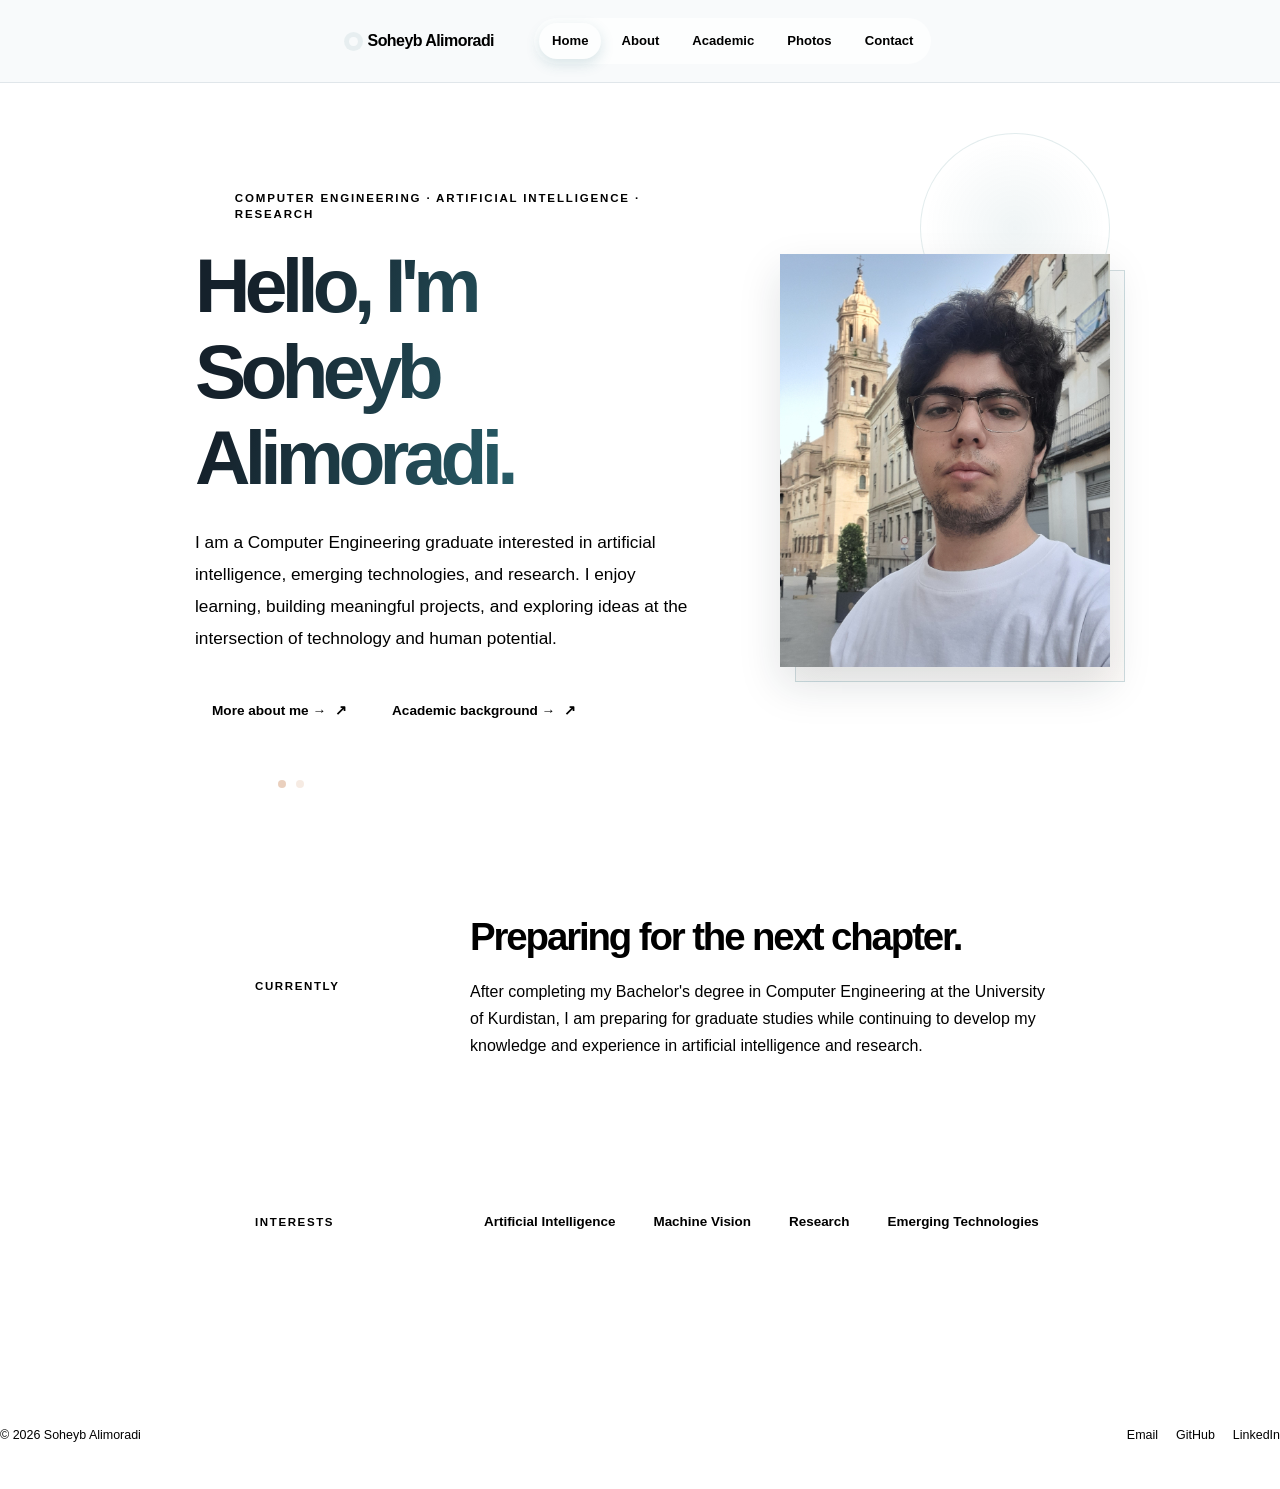
<file: index.html>
<!DOCTYPE html>
<html lang="en">
<head>
    <meta charset="UTF-8">
    <meta name="viewport" content="width=device-width, initial-scale=1.0">

    <title>Soheyb Alimoradi</title>

    <meta
        name="description"
        content="Personal website of Soheyb Alimoradi, a Computer Engineering graduate interested in artificial intelligence and research."
    >

    <link rel="icon" type="image/svg+xml" href="favicon.svg">
    <link rel="stylesheet" href="style.css">
</head>

<body>

    <!-- Header -->
    <header class="site-header">
        <div class="container header-inner">

            <a href="index.html" class="site-name">
                Soheyb Alimoradi
            </a>

            <nav class="site-nav" aria-label="Main navigation">
                <a href="index.html" class="active">Home</a>
                <a href="about.html">About</a>
                <a href="academic.html">Academic</a>
                <a href="photos.html">Photos</a>
                <a href="contact.html">Contact</a>
            </nav>

        </div>
    </header>


    <!-- Main content -->
    <main class="container">

        <section class="home-intro">

            <div class="home-text">
                <p class="eyebrow">
                    Computer Engineering · Artificial Intelligence · Research
                </p>

                <h1>
                    Hello, I'm<br>
                    Soheyb Alimoradi.
                </h1>

                <p class="home-description">
                    I am a Computer Engineering graduate interested in artificial
                    intelligence, emerging technologies, and research. I enjoy
                    learning, building meaningful projects, and exploring ideas
                    at the intersection of technology and human potential.
                </p>

                <div class="home-links">
                    <a href="about.html" class="text-link">
                        More about me →
                    </a>

                    <a href="academic.html" class="text-link">
                        Academic background →
                    </a>
                </div>
            </div>


            <!-- Personal photo -->
            <div class="home-photo">
                <img
                    src="photos/Jaén 20.jpg"
                    alt="Soheyb Alimoradi in Jaén, Spain"
                >
            </div>

        </section>


        <!-- Current focus -->
        <section class="home-section">
            <p class="section-label">Currently</p>

            <div class="home-section-content">
                <h2>Preparing for the next chapter.</h2>

                <p>
                    After completing my Bachelor's degree in Computer Engineering
                    at the University of Kurdistan, I am preparing for graduate
                    studies while continuing to develop my knowledge and experience
                    in artificial intelligence and research.
                </p>
            </div>
        </section>


        <!-- Interests -->
        <section class="home-section">
            <p class="section-label">Interests</p>

            <div class="interest-list">
                <span>Artificial Intelligence</span>
                <span>Machine Vision</span>
                <span>Research</span>
                <span>Emerging Technologies</span>
            </div>
        </section>

    </main>


    <!-- Footer -->
    <footer class="site-footer">
        <div class="container footer-inner">

            <p>© 2026 Soheyb Alimoradi</p>

            <div class="footer-links">
                <a href="mailto:20.so.al.21@gmail.com">Email</a>

                <a
                    href="https://github.com/soheybalimoradi"
                    target="_blank"
                    rel="noopener noreferrer"
                >
                    GitHub
                </a>

                <a
                    href="https://www.linkedin.com/in/soheyb-alimoradi-67b612417/"
                    target="_blank"
                    rel="noopener noreferrer"
                >
                    LinkedIn
                </a>
            </div>

        </div>
    </footer>

</body>
</html>
</file>
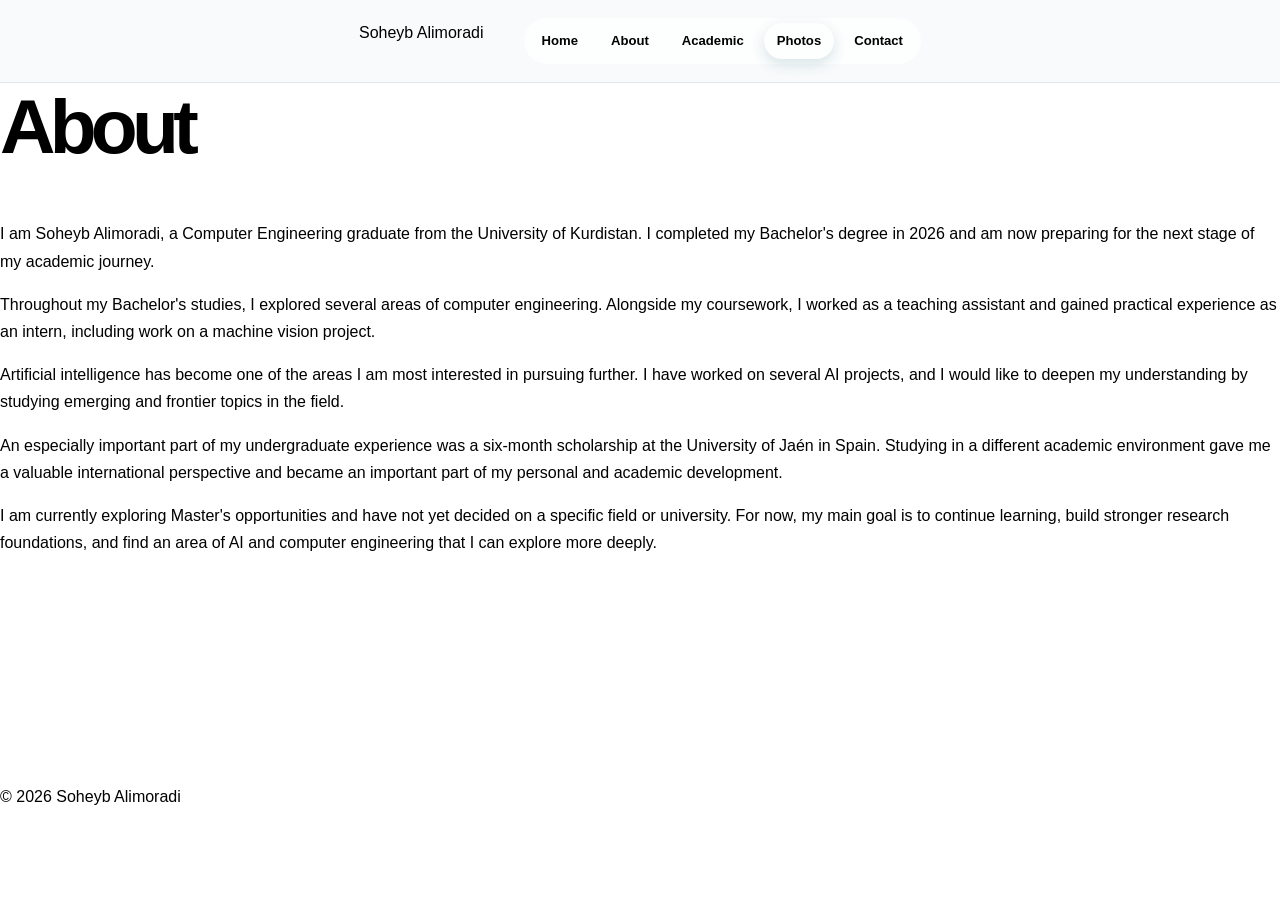
<file: about.html>
<!DOCTYPE html>
<html lang="en">
<head>
    <meta charset="UTF-8">
    <meta name="viewport" content="width=device-width, initial-scale=1.0">
    <title>About | Soheyb Alimoradi</title>
    <link rel="icon" type="image/svg+xml" href="favicon.svg">
    <meta name="description" content="About Soheyb Alimoradi, Computer Engineering graduate interested in artificial intelligence and academic research.">
    <link rel="stylesheet" href="style.css">
</head>
<body>
<header>
    <div class="container header-inner">
        <p class="name">Soheyb Alimoradi</p>
<nav>
    <a href="index.html">Home</a>
    <a href="about.html">About</a>
    <a href="academic.html">Academic</a>
    <a href="photos.html" class="active">Photos</a>
    <a href="contact.html">Contact</a>
</nav>
    </div>
</header>

<main>
    <div class="container">
        <div class="content">
            <h1>About</h1>

            <p>
                I am Soheyb Alimoradi, a Computer Engineering graduate from the
                University of Kurdistan. I completed my Bachelor's degree in 2026
                and am now preparing for the next stage of my academic journey.
            </p>

            <p>
                Throughout my Bachelor's studies, I explored several areas of
                computer engineering. Alongside my coursework, I worked as a
                teaching assistant and gained practical experience as an intern,
                including work on a machine vision project.
            </p>

            <p>
                Artificial intelligence has become one of the areas I am most
                interested in pursuing further. I have worked on several AI
                projects, and I would like to deepen my understanding by studying
                emerging and frontier topics in the field.
            </p>

            <p>
                An especially important part of my undergraduate experience was
                a six-month scholarship at the University of Jaén in Spain.
                Studying in a different academic environment gave me a valuable
                international perspective and became an important part of my
                personal and academic development.
            </p>

            <p>
                I am currently exploring Master's opportunities and have not yet
                decided on a specific field or university. For now, my main goal
                is to continue learning, build stronger research foundations,
                and find an area of AI and computer engineering that I can
                explore more deeply.
            </p>
        </div>

    </div>
</main>
<footer>
    <div class="container">
        © 2026 Soheyb Alimoradi
    </div>
</footer>

</body>
</html>
</file>
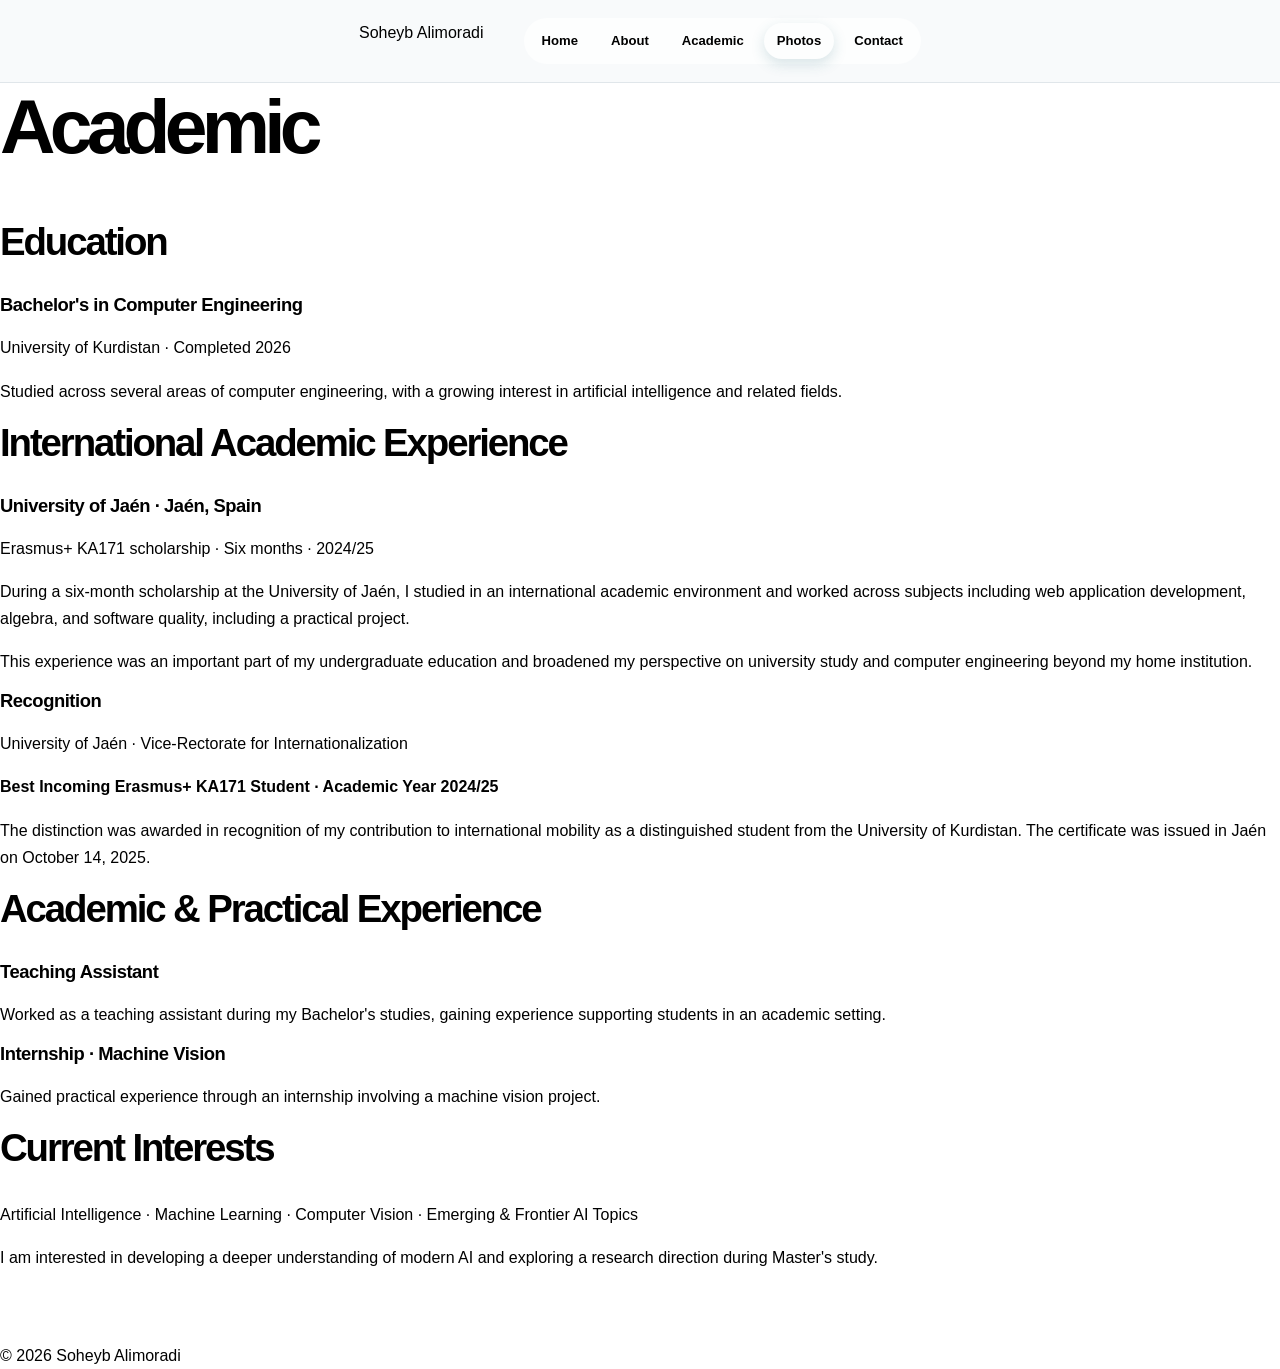
<file: academic.html>
<!DOCTYPE html>
<html lang="en">
<head>
    <meta charset="UTF-8">
    <meta name="viewport" content="width=device-width, initial-scale=1.0">
    <title>Academic | Soheyb Alimoradi</title>
    <link rel="icon" type="image/svg+xml" href="favicon.svg">
    <meta name="description" content="Academic background, international study experience, and interests of Soheyb Alimoradi.">
    <link rel="stylesheet" href="style.css">
</head>
<body>
<header>
    <div class="container header-inner">
        <p class="name">Soheyb Alimoradi</p>
<nav>
    <a href="index.html">Home</a>
    <a href="about.html">About</a>
    <a href="academic.html">Academic</a>
    <a href="photos.html" class="active">Photos</a>
    <a href="contact.html">Contact</a>
</nav>
    </div>
</header>

<main>
    <div class="container">
        <h1>Academic</h1>

        <section style="margin-top: 0;">
            <h2>Education</h2>
            <div class="item">
                <h3>Bachelor's in Computer Engineering</h3>
                <p class="meta">University of Kurdistan · Completed 2026</p>
                <p>
                    Studied across several areas of computer engineering, with
                    a growing interest in artificial intelligence and related
                    fields.
                </p>
            </div>
        </section>

        <section>
            <h2>International Academic Experience</h2>
            <div class="item">
                <h3>University of Jaén · Jaén, Spain</h3>
                <p class="meta">Erasmus+ KA171 scholarship · Six months · 2024/25</p>
                <p>
                    During a six-month scholarship at the University of Jaén,
                    I studied in an international academic environment and
                    worked across subjects including web application development,
                    algebra, and software quality, including a practical project.
                </p>
                <p>
                    This experience was an important part of my undergraduate
                    education and broadened my perspective on university study
                    and computer engineering beyond my home institution.
                </p>
            </div>

            <div class="highlight">
                <h3>Recognition</h3>
                <p class="meta">University of Jaén · Vice-Rectorate for Internationalization</p>
                <p>
                    <strong>Best Incoming Erasmus+ KA171 Student · Academic Year 2024/25</strong>
                </p>
                <p>
                    The distinction was awarded in recognition of my contribution
                    to international mobility as a distinguished student from
                    the University of Kurdistan. The certificate was issued in
                    Jaén on October 14, 2025.
                </p>
            </div>
        </section>

        <section>
            <h2>Academic &amp; Practical Experience</h2>
            <div class="item">
                <h3>Teaching Assistant</h3>
                <p>
                    Worked as a teaching assistant during my Bachelor's studies,
                    gaining experience supporting students in an academic setting.
                </p>
            </div>

            <div class="item">
                <h3>Internship · Machine Vision</h3>
                <p>
                    Gained practical experience through an internship involving
                    a machine vision project.
                </p>
            </div>
        </section>

        <section>
            <h2>Current Interests</h2>
            <p class="interests">
                Artificial Intelligence · Machine Learning · Computer Vision ·
                Emerging &amp; Frontier AI Topics
            </p>
            <p>
                I am interested in developing a deeper understanding of modern
                AI and exploring a research direction during Master's study.
            </p>
        </section>

    </div>
</main>
<footer>
    <div class="container">
        © 2026 Soheyb Alimoradi
    </div>
</footer>

</body>
</html>
</file>
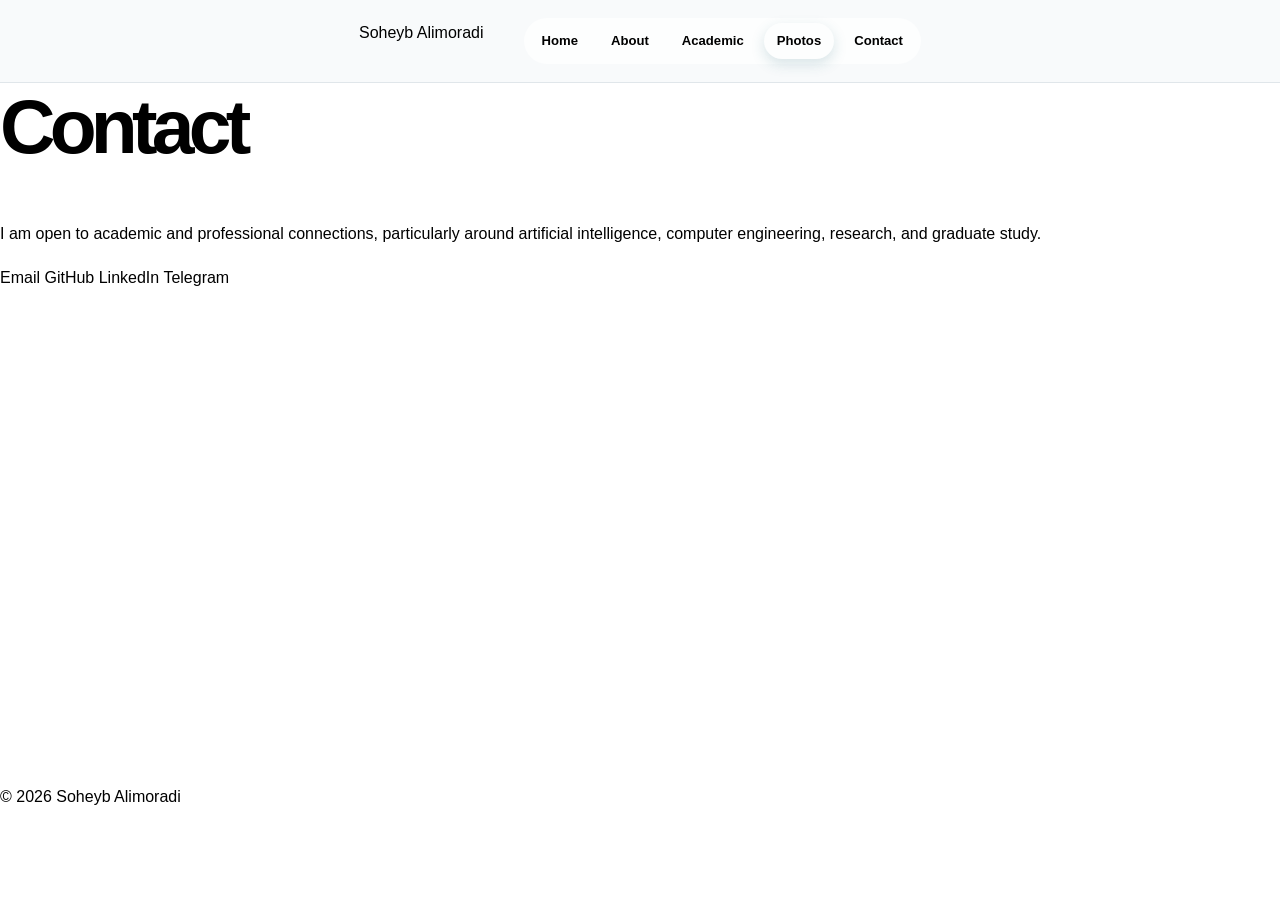
<file: contact.html>
<!DOCTYPE html>
<html lang="en">
<head>
    <meta charset="UTF-8">
    <meta name="viewport" content="width=device-width, initial-scale=1.0">
    <title>Contact | Soheyb Alimoradi</title>
    <link rel="icon" type="image/svg+xml" href="favicon.svg">
    <meta name="description" content="Contact information for Soheyb Alimoradi.">
    <link rel="stylesheet" href="style.css">
</head>
<body>
<header>
    <div class="container header-inner">
        <p class="name">Soheyb Alimoradi</p>
<nav>
    <a href="index.html">Home</a>
    <a href="about.html">About</a>
    <a href="academic.html">Academic</a>
    <a href="photos.html" class="active">Photos</a>
    <a href="contact.html">Contact</a>
</nav>
    </div>
</header>

<main>
    <div class="container">
       <div class="content">
    <h1>Contact</h1>
    <p>
        I am open to academic and professional connections, particularly
        around artificial intelligence, computer engineering, research,
        and graduate study.
    </p>

    <div class="links">
        <a href="mailto:20.so.al.21@gmail.com">Email</a>
        <a href="https://github.com/soheybalimoradi" target="_blank" rel="noopener">GitHub</a>
        <a href="https://www.linkedin.com/in/soheyb-alimoradi-67b612417/" target="_blank" rel="noopener">LinkedIn</a>
        <a href="https://t.me/so_ro_al" target="_blank" rel="noopener">Telegram</a>
    </div>
</div>

    </div>
</main>
<footer>
    <div class="container">
        © 2026 Soheyb Alimoradi
    </div>
</footer>

</body>
</html>
</file>
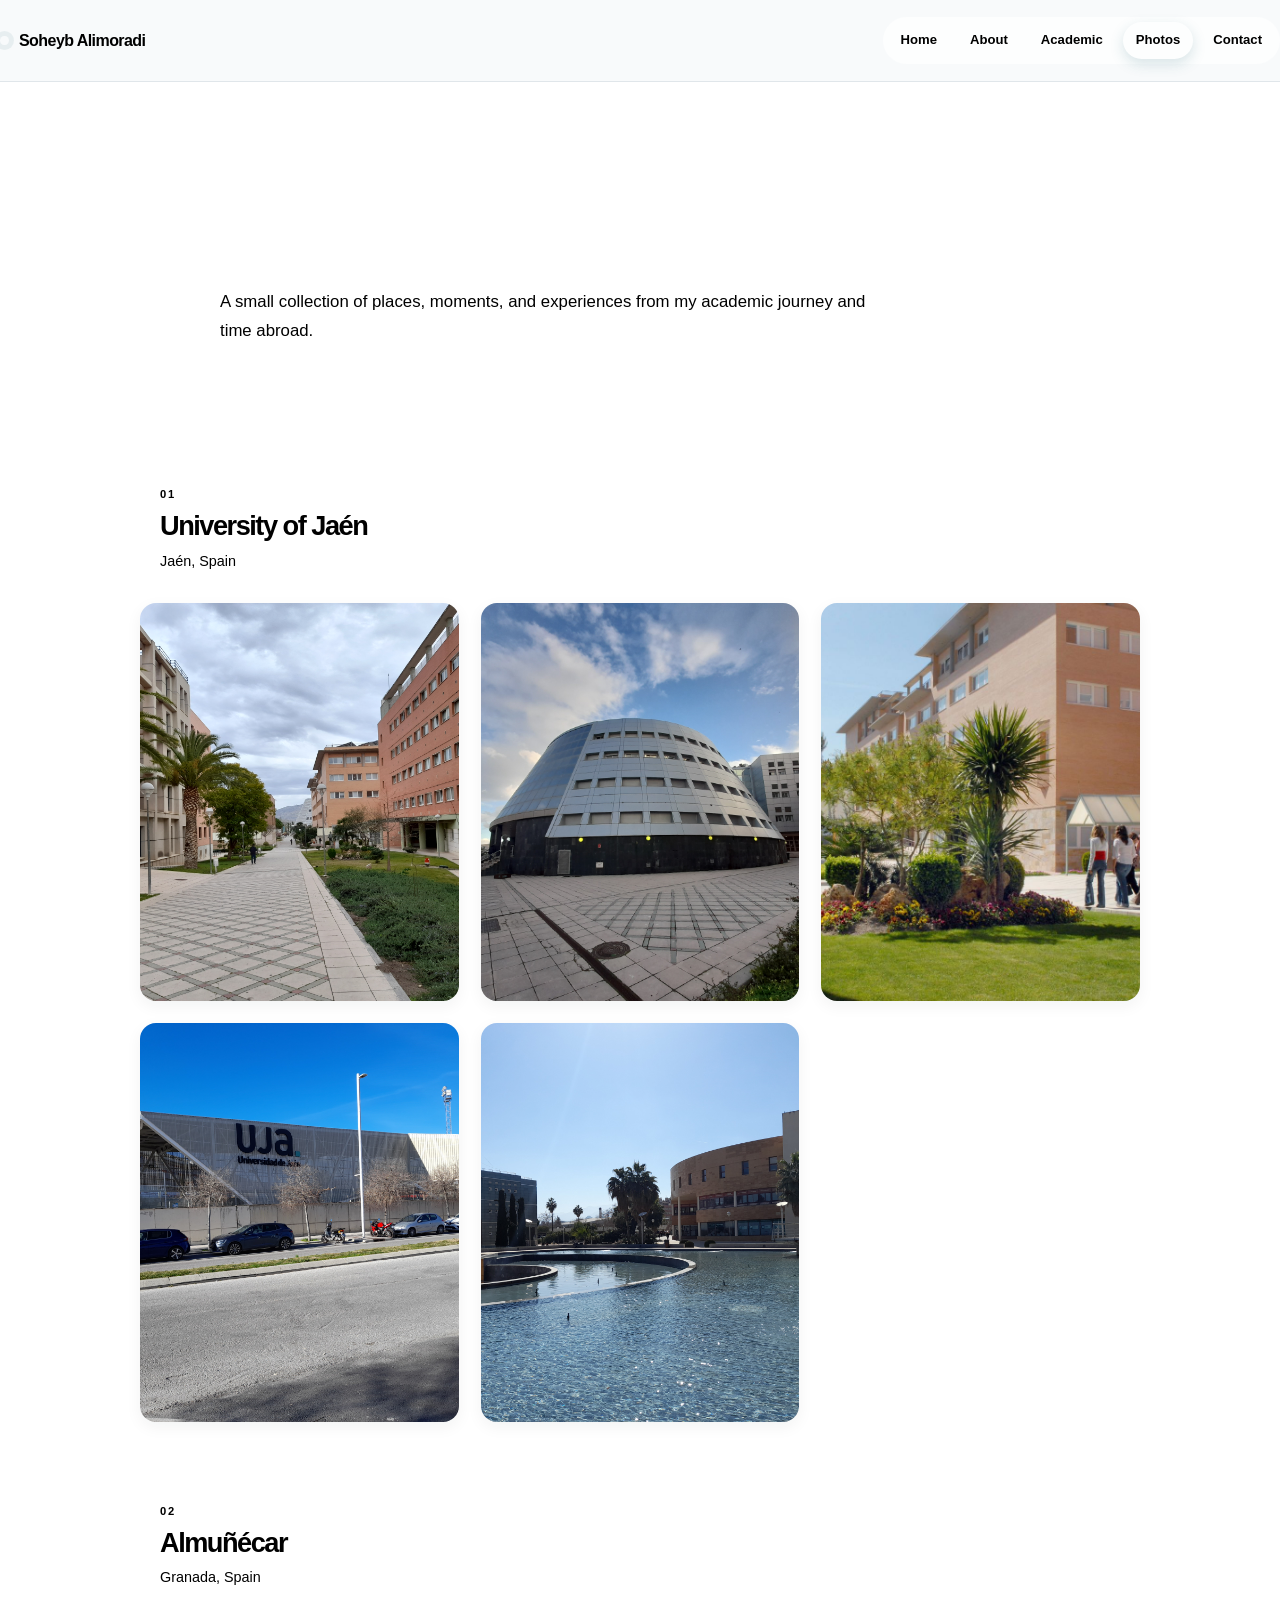
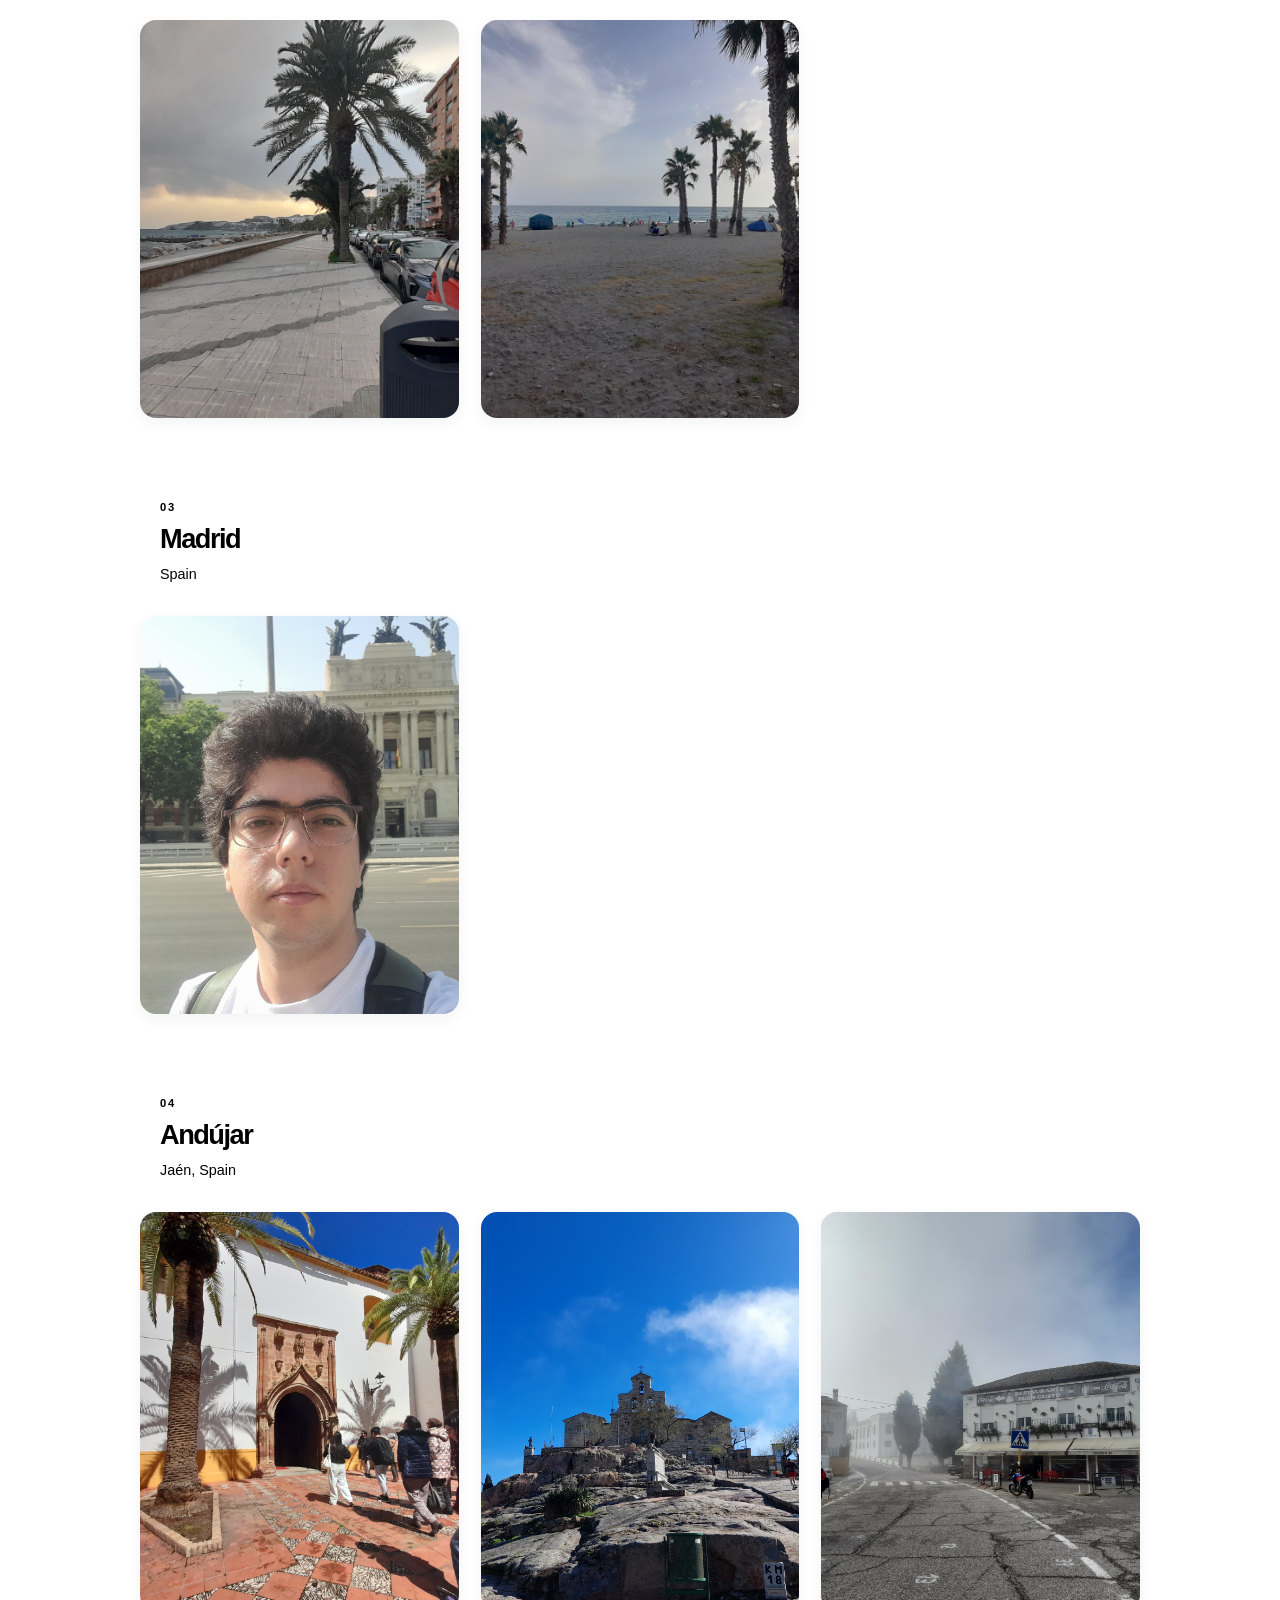
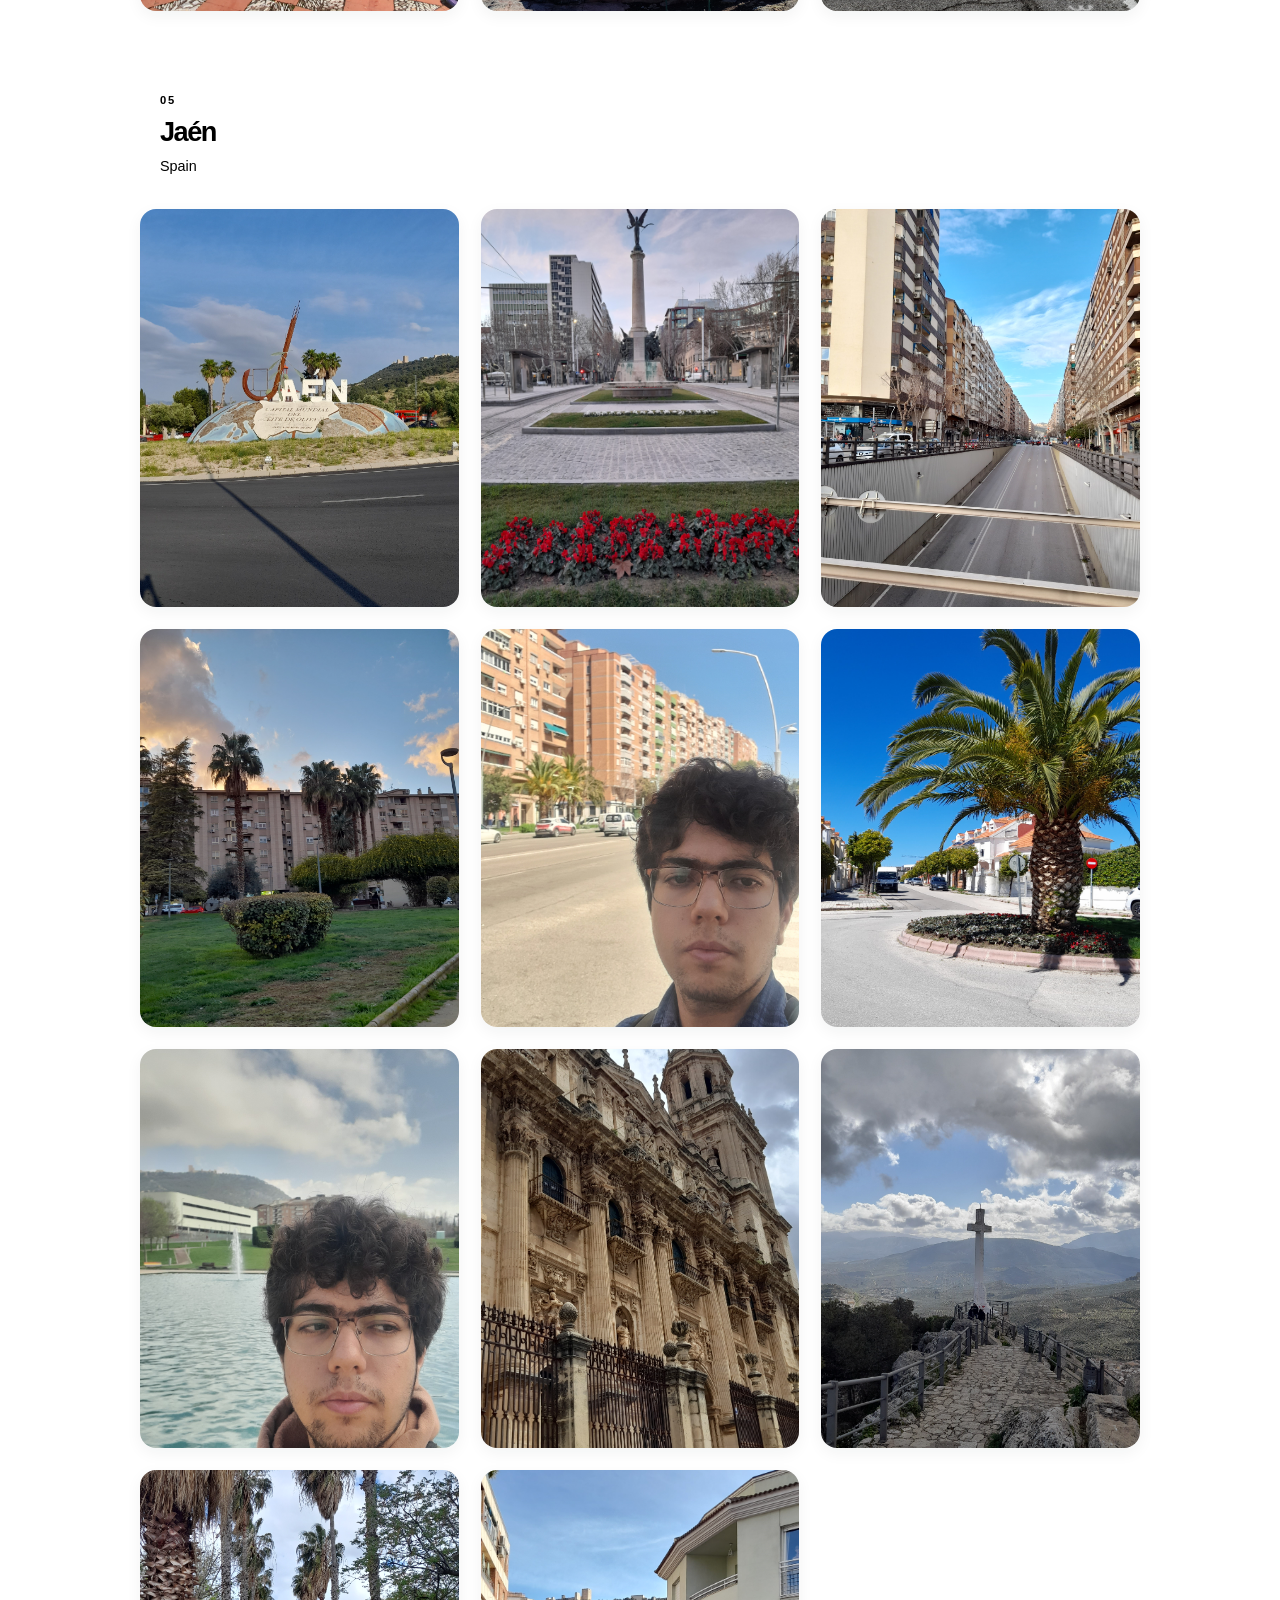
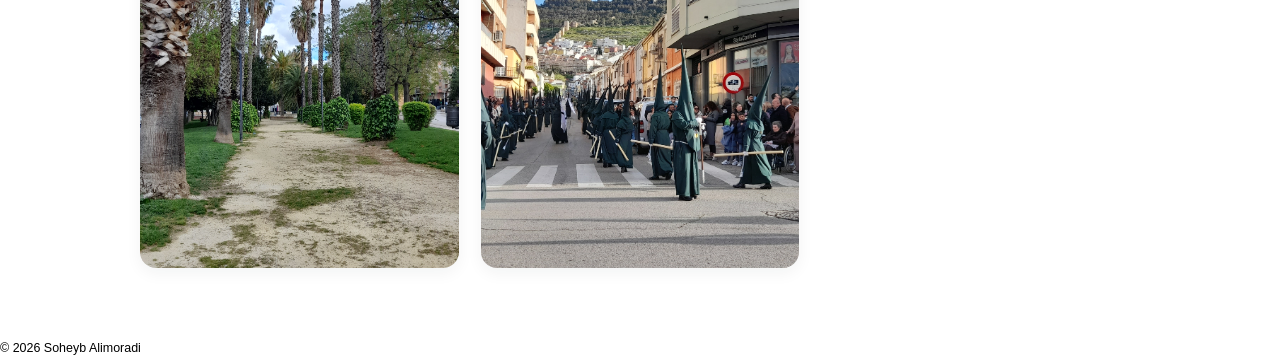
<file: photos.html>
<!DOCTYPE html>
<html lang="en">

<head>
    <meta charset="UTF-8">

    <meta name="viewport" content="width=device-width, initial-scale=1.0">

    <title>Photos | Soheyb Alimoradi</title>

    <meta
        name="description"
        content="Photos and places from Soheyb Alimoradi's academic and personal experiences."
    >

    <link rel="icon" type="image/svg+xml" href="favicon.svg">

    <link rel="stylesheet" href="style.css">
</head>


<body>

    <div class="container">

        <!-- Header -->
        <header>

            <a href="index.html" class="site-title">
                Soheyb Alimoradi
            </a>

            <nav>
                <a href="index.html">Home</a>
                <a href="about.html">About</a>
                <a href="academic.html">Academic</a>
                <a href="photos.html" class="active">Photos</a>
                <a href="contact.html">Contact</a>
            </nav>

        </header>


        <!-- Main content -->
        <main>

            <section class="page-intro">

                <h1>Photos</h1>

                <p>
                    A small collection of places, moments, and experiences
                    from my academic journey and time abroad.
                </p>

            </section>


            <!-- =========================
                 UNIVERSITY OF JAÉN
                 ========================= -->

            <section class="photo-section">

                <div class="photo-section-heading">
                    <p class="photo-section-label">01</p>

                    <h2>University of Jaén</h2>

                    <p class="photo-section-location">
                        Jaén, Spain
                    </p>
                </div>


                <div class="photo-grid">

                    <figure class="photo-item">
                        <img
                            src="photos/University of Jaén 1.jpg"
                            alt="University of Jaén, Spain"
                            loading="lazy"
                        >
                    </figure>

                    <figure class="photo-item">
                        <img
                            src="photos/University of Jaén 2.jpg"
                            alt="University of Jaén, Spain"
                            loading="lazy"
                        >
                    </figure>

                    <figure class="photo-item">
                        <img
                            src="photos/University of Jaén 4.jpg"
                            alt="University of Jaén, Spain"
                            loading="lazy"
                        >
                    </figure>

                    <figure class="photo-item">
                        <img
                            src="photos/University of Jaén 5.jpg"
                            alt="University of Jaén, Spain"
                            loading="lazy"
                        >
                    </figure>

                    <figure class="photo-item">
                        <img
                            src="photos/University of Jaén 6.jpg"
                            alt="University of Jaén, Spain"
                            loading="lazy"
                        >
                    </figure>


                </div>

            </section>


            <!-- =========================
                 ALMUÑÉCAR
                 ========================= -->

            <section class="photo-section">

                <div class="photo-section-heading">
                    <p class="photo-section-label">02</p>

                    <h2>Almuñécar</h2>

                    <p class="photo-section-location">
                        Granada, Spain
                    </p>
                </div>


                <div class="photo-grid">

                    <figure class="photo-item">
                        <img
                            src="photos/Granada, Almuñécar 1.jpg"
                            alt="Almuñécar, Granada, Spain"
                            loading="lazy"
                        >
                    </figure>

                    <figure class="photo-item">
                        <img
                            src="photos/Granada, Almuñécar 2.jpg"
                            alt="Almuñécar, Granada, Spain"
                            loading="lazy"
                        >
                    </figure>

                </div>

            </section>


            <!-- =========================
                 MADRID
                 ========================= -->

            <section class="photo-section">

                <div class="photo-section-heading">
                    <p class="photo-section-label">03</p>

                    <h2>Madrid</h2>

                    <p class="photo-section-location">
                        Spain
                    </p>
                </div>


                <div class="photo-grid">

                    <figure class="photo-item">
                        <img
                            src="photos/Madrid.jpg"
                            alt="Madrid, Spain"
                            loading="lazy"
                        >
                    </figure>

                </div>

            </section>


            <!-- =========================
                 ANDÚJAR
                 ========================= -->

            <section class="photo-section">

                <div class="photo-section-heading">
                    <p class="photo-section-label">04</p>

                    <h2>Andújar</h2>

                    <p class="photo-section-location">
                        Jaén, Spain
                    </p>
                </div>


                <div class="photo-grid">



                    <figure class="photo-item">
                        <img
                            src="photos/Andújar2.jpg"
                            alt="Andújar, Spain"
                            loading="lazy"
                        >
                    </figure>

                    <figure class="photo-item">
                        <img
                            src="photos/Andújar3.jpg"
                            alt="Andújar, Spain"
                            loading="lazy"
                        >
                    </figure>

                    <figure class="photo-item">
                        <img
                            src="photos/Andújar4.jpg"
                            alt="Andújar, Spain"
                            loading="lazy"
                        >
                    </figure>


                </div>

            </section>


            <!-- =========================
                 JAÉN
                 ========================= -->

            <section class="photo-section">

                <div class="photo-section-heading">
                    <p class="photo-section-label">05</p>

                    <h2>Jaén</h2>

                    <p class="photo-section-location">
                        Spain
                    </p>
                </div>


                <div class="photo-grid">

                    <figure class="photo-item">
                        <img
                            src="photos/Jaén 25.jpg"
                            alt="Jaén, Spain"
                            loading="lazy"
                        >
                    </figure>

                    <figure class="photo-item">
                        <img
                            src="photos/Jaén 4.jpg"
                            alt="Jaén, Spain"
                            loading="lazy"
                        >
                    </figure>

                    <figure class="photo-item">
                        <img
                            src="photos/Jaén 5.jpg"
                            alt="Jaén, Spain"
                            loading="lazy"
                        >
                    </figure>

                    <figure class="photo-item">
                        <img
                            src="photos/Jaén 6.jpg"
                            alt="Jaén, Spain"
                            loading="lazy"
                        >
                    </figure>

                    <figure class="photo-item">
                        <img
                            src="photos/Jaén 7.jpg"
                            alt="Jaén, Spain"
                            loading="lazy"
                        >
                    </figure>

                    <figure class="photo-item">
                        <img
                            src="photos/Jaén 8.jpg"
                            alt="Jaén, Spain"
                            loading="lazy"
                        >
                    </figure>

                    <figure class="photo-item">
                        <img
                            src="photos/Jaén 9.jpg"
                            alt="Jaén, Spain"
                            loading="lazy"
                        >
                    </figure>

                    <figure class="photo-item">
                        <img
                            src="photos/Jaén 13.jpg"
                            alt="Jaén, Spain"
                            loading="lazy"
                        >
                    </figure>

                    <figure class="photo-item">
                        <img
                            src="photos/Jaén 15.jpg"
                            alt="Jaén, Spain"
                            loading="lazy"
                        >
                    </figure>

                    <figure class="photo-item">
                        <img
                            src="photos/Jaén 16.jpg"
                            alt="Jaén, Spain"
                            loading="lazy"
                        >
                    </figure>

                    <figure class="photo-item">
                        <img
                            src="photos/Jaén 17.jpg"
                            alt="Jaén, Spain"
                            loading="lazy"
                        >
                    </figure>

                </div>

            </section>

        </main>


        <!-- Footer -->
        <footer>
            <p>© 2026 Soheyb Alimoradi</p>
        </footer>

    </div>

</body>

</html>
</file>
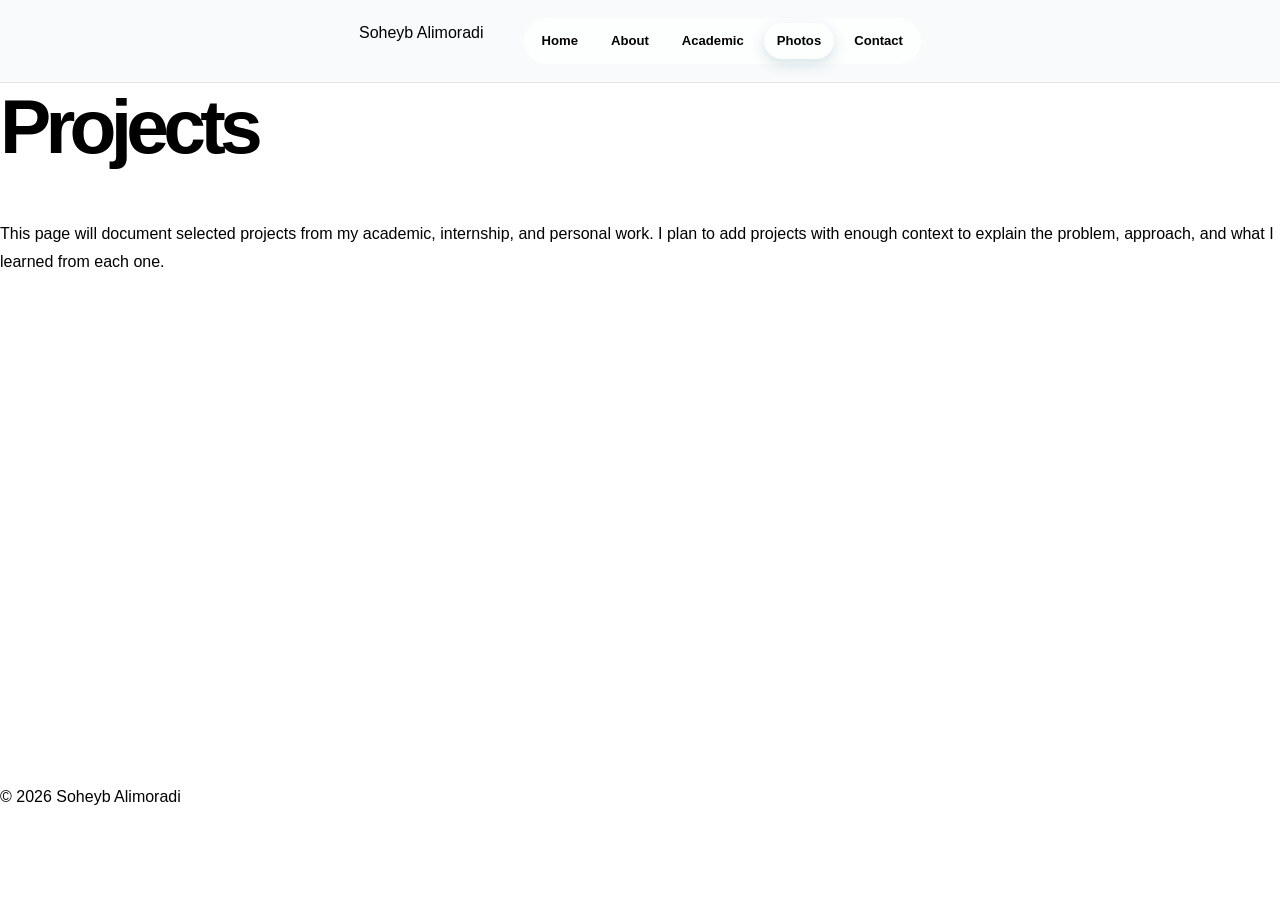
<file: projects.html>
<!DOCTYPE html>
<html lang="en">
<head>
    <meta charset="UTF-8">
    <meta name="viewport" content="width=device-width, initial-scale=1.0">
    <title>Projects | Soheyb Alimoradi</title>
    <link rel="icon" type="image/svg+xml" href="favicon.svg">
    <meta name="description" content="Selected academic and practical projects by Soheyb Alimoradi.">
    <link rel="stylesheet" href="style.css">
</head>
<body>
<header>
    <div class="container header-inner">
        <p class="name">Soheyb Alimoradi</p>
<nav>
    <a href="index.html">Home</a>
    <a href="about.html">About</a>
    <a href="academic.html">Academic</a>
    <a href="photos.html" class="active">Photos</a>
    <a href="contact.html">Contact</a>
</nav>
    </div>
</header>

<main>
    <div class="container">
        <div class="content">
            <h1>Projects</h1>
            <p>
                This page will document selected projects from my academic,
                internship, and personal work. I plan to add projects with
                enough context to explain the problem, approach, and what I
                learned from each one.
            </p>
        </div>

    </div>
</main>
<footer>
    <div class="container">
        © 2026 Soheyb Alimoradi
    </div>
</footer>

</body>
</html>
</file>
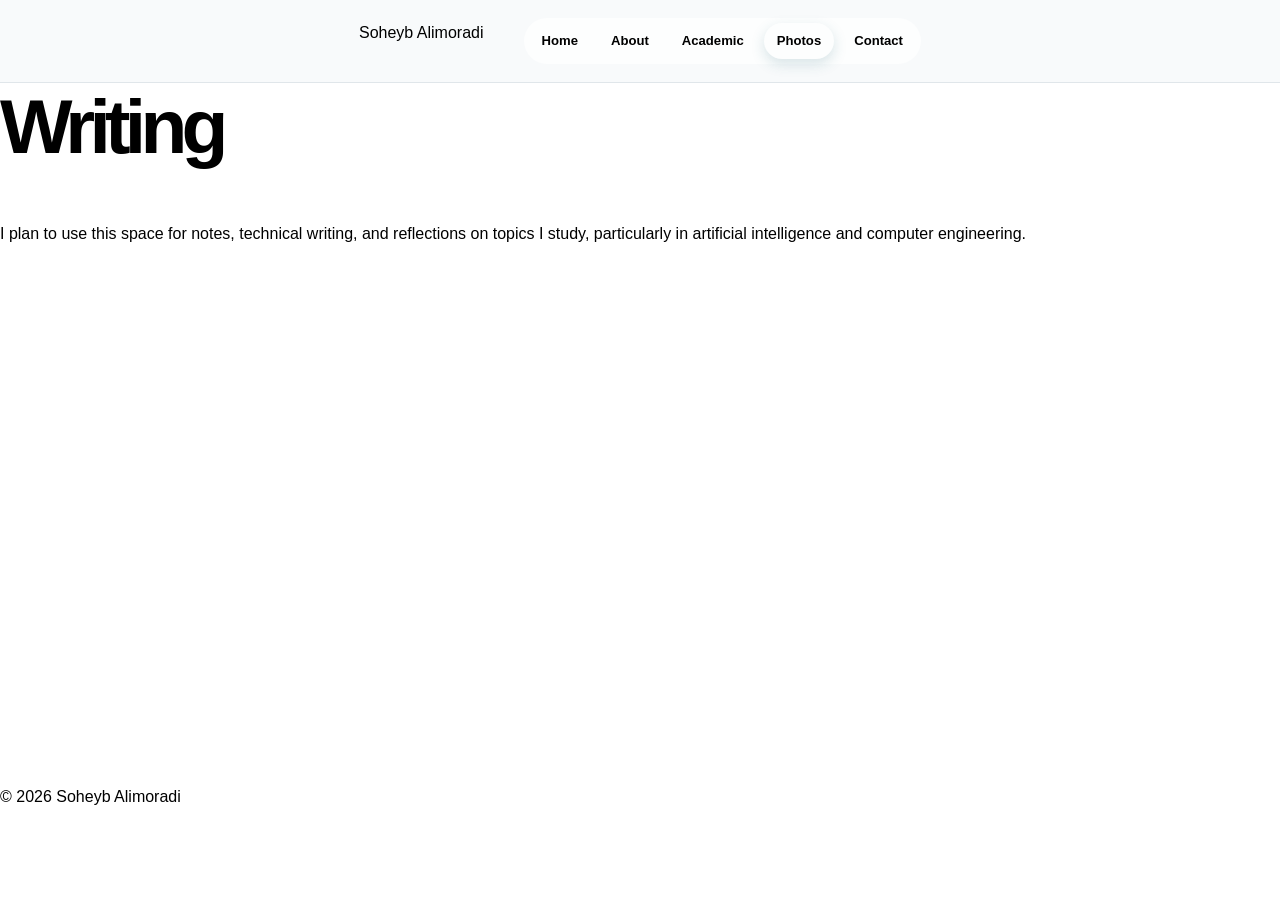
<file: writing.html>
<!DOCTYPE html>
<html lang="en">
<head>
    <meta charset="UTF-8">
    <meta name="viewport" content="width=device-width, initial-scale=1.0">
    <title>Writing | Soheyb Alimoradi</title>
    <link rel="icon" type="image/svg+xml" href="favicon.svg">
    <meta name="description" content="Writing and notes by Soheyb Alimoradi.">
    <link rel="stylesheet" href="style.css">
</head>
<body>
<header>
    <div class="container header-inner">
        <p class="name">Soheyb Alimoradi</p>
<nav>
    <a href="index.html">Home</a>
    <a href="about.html">About</a>
    <a href="academic.html">Academic</a>
    <a href="photos.html" class="active">Photos</a>
    <a href="contact.html">Contact</a>
</nav>
    </div>
</header>

<main>
    <div class="container">
        <div class="content">
            <h1>Writing</h1>
            <p>
                I plan to use this space for notes, technical writing, and
                reflections on topics I study, particularly in artificial
                intelligence and computer engineering.
            </p>
        </div>

    </div>
</main>
<footer>
    <div class="container">
        © 2026 Soheyb Alimoradi
    </div>
</footer>

</body>
</html>
</file>
<file: style.css>
```css
/* =========================================================
   SOHEYB ALIMORADI — PERSONAL WEBSITE
   Full visual redesign
   Desktop + tablet + mobile
   ========================================================= */

/* ---------------------------------------------------------
   DESIGN TOKENS
   --------------------------------------------------------- */

:root {
    --bg: #f4f6f8;
    --bg-deep: #e9eef2;

    --surface: #ffffff;
    --surface-soft: #f8fafb;
    --surface-dark: #17232d;

    --text: #17212b;
    --text-soft: #344451;
    --muted: #71808c;
    --muted-light: #9aa6af;

    --border: #dce3e8;
    --border-light: #e9eef1;

    --primary: #256b78;
    --primary-dark: #174c57;
    --primary-soft: #dceff2;

    --accent: #c47a45;
    --accent-soft: #f4e6db;

    --white: #ffffff;

    --shadow-xs:
        0 2px 6px rgba(20, 35, 45, 0.04);

    --shadow-sm:
        0 8px 24px rgba(20, 35, 45, 0.07);

    --shadow-md:
        0 18px 45px rgba(20, 35, 45, 0.10);

    --shadow-lg:
        0 30px 80px rgba(20, 35, 45, 0.13);

    --radius-sm: 10px;
    --radius-md: 18px;
    --radius-lg: 28px;

    --max-width: 1120px;
    --reading-width: 760px;
}


/* ---------------------------------------------------------
   RESET
   --------------------------------------------------------- */

*,
*::before,
*::after {
    box-sizing: border-box;
}

html {
    width: 100%;
    max-width: 100%;
    overflow-x: hidden;
    scroll-behavior: smooth;
}

body {
    width: 100%;
    max-width: 100%;
    min-width: 0;
    margin: 0;
    overflow-x: hidden;

    background:
        radial-gradient(
            circle at 85% 5%,
            rgba(37, 107, 120, 0.055),
            transparent 25rem
        ),
        linear-gradient(
            180deg,
            #f7f9fa 0%,
            var(--bg) 100%
        );

    color: var(--text);

    font-family:
        -apple-system,
        BlinkMacSystemFont,
        "Segoe UI",
        Roboto,
        Helvetica,
        Arial,
        sans-serif;

    font-size: 16px;
    line-height: 1.7;

    -webkit-font-smoothing: antialiased;
    text-rendering: optimizeLegibility;
}

img {
    display: block;
    max-width: 100%;
}

a {
    color: inherit;
    text-decoration: none;
}

button,
a {
    -webkit-tap-highlight-color: transparent;
}

::selection {
    background: var(--primary-soft);
    color: var(--primary-dark);
}

a:focus-visible {
    outline: 3px solid rgba(37, 107, 120, 0.28);
    outline-offset: 4px;
}


/* ---------------------------------------------------------
   GLOBAL CONTAINER
   --------------------------------------------------------- */

.container {
    width: min(
        calc(100% - 64px),
        var(--max-width)
    );

    margin-inline: auto;
}

main {
    min-height: 70vh;
}


/* ---------------------------------------------------------
   HEADER
   --------------------------------------------------------- */

header,
.site-header {
    position: relative;
    z-index: 50;

    border-bottom: 1px solid rgba(220, 227, 232, 0.85);

    background:
        rgba(247, 249, 250, 0.82);

    backdrop-filter: blur(18px);
    -webkit-backdrop-filter: blur(18px);
}

.header-inner,
header {
    display: flex;
    align-items: center;
    justify-content: space-between;

    gap: 40px;

    min-height: 82px;
}

.site-title,
.site-name {
    display: inline-flex;
    align-items: center;

    flex-shrink: 0;

    color: var(--text);

    font-size: 1rem;
    font-weight: 750;
    letter-spacing: -0.035em;

    transition:
        color 0.2s ease,
        transform 0.2s ease;
}

.site-title::before,
.site-name::before {
    width: 9px;
    height: 9px;

    margin-right: 10px;

    border-radius: 50%;

    background:
        linear-gradient(
            135deg,
            var(--primary),
            var(--accent)
        );

    box-shadow:
        0 0 0 5px rgba(37, 107, 120, 0.08);

    content: "";

    transition:
        transform 0.25s ease,
        box-shadow 0.25s ease;
}

.site-title:hover,
.site-name:hover {
    color: var(--primary-dark);
}

.site-title:hover::before,
.site-name:hover::before {
    transform: scale(1.2);
    box-shadow:
        0 0 0 7px rgba(37, 107, 120, 0.09);
}


/* ---------------------------------------------------------
   NAVIGATION
   --------------------------------------------------------- */

nav,
.site-nav {
    display: flex;
    align-items: center;
    justify-content: flex-end;

    flex-wrap: wrap;

    gap: 7px;

    padding: 5px;

    border: 1px solid var(--border);
    border-radius: 999px;

    background: rgba(255, 255, 255, 0.7);

    box-shadow: var(--shadow-xs);
}

nav a,
.site-nav a {
    position: relative;

    display: inline-flex;
    align-items: center;

    min-height: 36px;

    padding: 7px 13px;

    border-radius: 999px;

    color: var(--muted);

    font-size: 0.82rem;
    font-weight: 600;

    transition:
        color 0.2s ease,
        background 0.2s ease,
        transform 0.2s ease;
}

nav a:hover,
.site-nav a:hover {
    color: var(--primary-dark);
    background: var(--primary-soft);

    transform: translateY(-1px);
}

nav a.active,
.site-nav a.active {
    color: var(--white);

    background:
        linear-gradient(
            135deg,
            var(--primary),
            var(--primary-dark)
        );

    box-shadow:
        0 5px 14px rgba(37, 107, 120, 0.18);
}


/* ---------------------------------------------------------
   TYPOGRAPHY
   --------------------------------------------------------- */

h1,
h2,
h3,
p {
    margin-top: 0;
}

h1,
h2,
h3 {
    color: var(--text);

    line-height: 1.12;
}

h1 {
    font-size: clamp(3rem, 6vw, 5.7rem);
    font-weight: 800;

    letter-spacing: -0.075em;
}

h2 {
    font-size: clamp(1.8rem, 3vw, 2.65rem);
    font-weight: 750;

    letter-spacing: -0.055em;
}

h3 {
    font-size: 1.15rem;
    font-weight: 700;

    letter-spacing: -0.025em;
}

p {
    color: var(--muted);
}

.eyebrow {
    display: inline-flex;
    align-items: center;
    gap: 10px;

    margin-bottom: 20px;

    color: var(--primary);

    font-size: 0.72rem;
    font-weight: 800;

    letter-spacing: 0.16em;
    line-height: 1.4;

    text-transform: uppercase;
}

.eyebrow::before {
    width: 32px;
    height: 2px;

    border-radius: 999px;

    background:
        linear-gradient(
            90deg,
            var(--primary),
            var(--accent)
        );

    content: "";
}


/* ---------------------------------------------------------
   HOMEPAGE HERO
   --------------------------------------------------------- */

.home-intro {
    position: relative;

    display: grid;

    grid-template-columns:
        minmax(0, 1fr)
        330px;

    align-items: center;

    gap: clamp(50px, 7vw, 100px);

    width: min(100%, 1000px);

    margin-inline: auto;

    padding:
        105px
        30px
        110px;
}


/*
   Decorative background shapes.
   They stay inside the hero so they cannot
   create horizontal scrolling.
*/

.home-intro::before {
    position: absolute;

    top: 50px;
    right: 30px;

    width: 190px;
    height: 190px;

    border:
        1px solid
        rgba(37, 107, 120, 0.13);

    border-radius: 50%;

    background:
        radial-gradient(
            circle,
            rgba(37, 107, 120, 0.07),
            transparent 68%
        );

    content: "";

    pointer-events: none;
    z-index: -1;
}

.home-intro::after {
    position: absolute;

    bottom: 55px;
    left: 12%;

    width: 8px;
    height: 8px;

    border-radius: 50%;

    background: var(--accent);

    box-shadow:
        18px 0 0 rgba(196, 122, 69, 0.35),
        36px 0 0 rgba(196, 122, 69, 0.15);

    content: "";

    pointer-events: none;
}


/* ---------------------------------------------------------
   HERO TEXT
   --------------------------------------------------------- */

.home-text {
    position: relative;

    min-width: 0;

    padding-left: 25px;
}

.home-text::before {
    position: absolute;

    top: 7px;
    left: 0;

    width: 4px;
    height: 92px;

    border-radius: 999px;

    background:
        linear-gradient(
            180deg,
            var(--primary),
            var(--accent)
        );

    content: "";
}

.home-text h1 {
    max-width: 680px;

    margin-bottom: 27px;

    background:
        linear-gradient(
            110deg,
            #15212b 15%,
            #285d68 70%,
            #a76239 105%
        );

    -webkit-background-clip: text;
    background-clip: text;

    color: transparent;
}

.home-description {
    max-width: 620px;

    margin-bottom: 0;

    color: var(--text-soft);

    font-size: 1.08rem;
    line-height: 1.85;
}


/* ---------------------------------------------------------
   HERO BUTTONS
   --------------------------------------------------------- */

.home-links {
    display: flex;

    flex-wrap: wrap;

    gap: 11px;

    margin-top: 34px;
}

.text-link {
    display: inline-flex;
    align-items: center;
    justify-content: center;
    gap: 9px;

    min-height: 44px;

    padding: 9px 17px;

    border:
        1px solid
        var(--border);

    border-radius: 999px;

    background: var(--surface);

    color: var(--text);

    font-size: 0.85rem;
    font-weight: 700;

    box-shadow: var(--shadow-xs);

    transition:
        transform 0.2s ease,
        border-color 0.2s ease,
        background 0.2s ease,
        color 0.2s ease,
        box-shadow 0.2s ease;
}

.text-link::after {
    content: "↗";

    color: var(--primary);

    transition:
        transform 0.2s ease;
}

.text-link:hover {
    transform: translateY(-3px);

    border-color:
        rgba(37, 107, 120, 0.35);

    background: var(--primary-soft);

    color: var(--primary-dark);

    box-shadow:
        0 10px 24px
        rgba(37, 107, 120, 0.11);
}

.text-link:hover::after {
    transform: translate(2px, -2px);
}


/* ---------------------------------------------------------
   HERO PHOTO
   --------------------------------------------------------- */

.home-photo {
    position: relative;

    width: 100%;
    max-width: 330px;

    aspect-ratio: 4 / 5;

    justify-self: center;

    min-width: 0;
}


/* Main card */

.home-photo::before {
    position: absolute;

    inset: 0;

    border:
        1px solid
        rgba(255, 255, 255, 0.9);

    border-radius: var(--radius-lg);

    background:
        linear-gradient(
            145deg,
            #ffffff,
            #edf2f4
        );

    box-shadow: var(--shadow-lg);

    content: "";

    z-index: 0;
}


/* Offset frame */

.home-photo::after {
    position: absolute;

    top: 16px;
    right: -15px;
    bottom: -15px;
    left: 15px;

    border:
        1px solid
        rgba(37, 107, 120, 0.20);

    border-radius: var(--radius-lg);

    background:
        linear-gradient(
            145deg,
            rgba(37, 107, 120, 0.04),
            rgba(196, 122, 69, 0.04)
        );

    content: "";

    pointer-events: none;

    z-index: -1;

    transition:
        transform 0.3s ease,
        border-color 0.3s ease;
}

.home-photo:hover::after {
    transform: translate(4px, 4px);

    border-color:
        rgba(196, 122, 69, 0.35);
}

.home-photo img {
    position: relative;

    width: 100%;
    height: 100%;

    border-radius: var(--radius-lg);

    object-fit: cover;
    object-position: center;

    box-shadow:
        0 18px 40px
        rgba(20, 35, 45, 0.13);

    z-index: 1;

    transition:
        transform 0.5s ease,
        filter 0.5s ease;
}

.home-photo:hover img {
    transform: scale(1.025);

    filter:
        saturate(1.06)
        contrast(1.02);
}


/* ---------------------------------------------------------
   HOMEPAGE SECTIONS
   --------------------------------------------------------- */

.home-section {
    display: grid;

    grid-template-columns:
        190px
        minmax(0, 1fr);

    gap: 60px;

    width: min(100%, 900px);

    margin-inline: auto;

    border-top:
        1px solid
        var(--border);

    padding:
        72px
        30px;
}

.section-label {
    display: inline-flex;
    align-items: center;
    gap: 10px;

    margin: 0;

    color: var(--primary);

    font-size: 0.72rem;
    font-weight: 800;

    letter-spacing: 0.14em;

    text-transform: uppercase;
}

.section-label::before {
    width: 25px;
    height: 2px;

    border-radius: 999px;

    background:
        linear-gradient(
            90deg,
            var(--primary),
            var(--accent)
        );

    content: "";
}

.home-section-content {
    max-width: var(--reading-width);
}

.home-section-content h2 {
    margin-bottom: 20px;
}

.home-section-content p {
    margin-bottom: 0;

    font-size: 1rem;
}


/* ---------------------------------------------------------
   INTEREST TAGS
   --------------------------------------------------------- */

.interest-list {
    display: flex;

    flex-wrap: wrap;

    gap: 10px;
}

.interest-list span {
    display: inline-flex;
    align-items: center;

    min-height: 38px;

    padding: 7px 14px;

    border:
        1px solid
        var(--border);

    border-radius: 999px;

    background: var(--surface);

    color: var(--text-soft);

    font-size: 0.84rem;
    font-weight: 600;

    box-shadow: var(--shadow-xs);

    transition:
        transform 0.2s ease,
        background 0.2s ease,
        border-color 0.2s ease,
        color 0.2s ease;
}

.interest-list span:hover {
    transform: translateY(-3px);

    border-color:
        rgba(37, 107, 120, 0.30);

    background: var(--primary-soft);

    color: var(--primary-dark);
}


/* ---------------------------------------------------------
   INNER PAGE INTRO
   --------------------------------------------------------- */

.page-intro {
    width: min(100%, 900px);

    margin-inline: auto;

    padding:
        100px
        30px
        60px;
}

.page-intro h1 {
    max-width: 850px;

    margin-bottom: 20px;

    font-size:
        clamp(
            3rem,
            6vw,
            5rem
        );

    background:
        linear-gradient(
            110deg,
            var(--text),
            var(--primary-dark)
        );

    -webkit-background-clip: text;
    background-clip: text;

    color: transparent;
}

.page-intro p {
    max-width: 650px;

    margin-bottom: 0;

    font-size: 1.05rem;
}


/* ---------------------------------------------------------
   CONTENT PAGES
   --------------------------------------------------------- */

.content-page {
    width: min(
        100%,
        var(--reading-width)
    );

    margin-inline: auto;

    padding:
        0
        30px
        100px;
}

.content-page h2 {
    margin-top: 65px;
    margin-bottom: 20px;
}

.content-page h2:first-child {
    margin-top: 0;
}

.content-page h3 {
    margin-top: 35px;
    margin-bottom: 11px;
}

.content-page p {
    margin-bottom: 22px;
}

.content-page ul {
    margin:
        0
        0
        28px;

    padding-left: 24px;

    color: var(--muted);
}

.content-page li {
    margin-bottom: 9px;
}

.meta-line {
    margin-bottom: 10px;

    color: var(--muted);

    font-size: 0.9rem;
}

.meta-line strong {
    color: var(--text);
}


/* ---------------------------------------------------------
   TIMELINE
   --------------------------------------------------------- */

.timeline {
    display: flex;

    flex-direction: column;
}

.timeline-item {
    display: grid;

    grid-template-columns:
        145px
        minmax(0, 1fr);

    gap: 35px;

    border-top:
        1px solid
        var(--border);

    padding:
        30px
        0;
}

.timeline-item:first-child {
    border-top: 0;

    padding-top: 0;
}

.timeline-date {
    color: var(--primary);

    font-size: 0.86rem;
    font-weight: 700;
}

.timeline-content h3 {
    margin-bottom: 9px;
}

.timeline-content p {
    margin-bottom: 0;
}


/* ---------------------------------------------------------
   PHOTO GALLERY
   --------------------------------------------------------- */

.photo-section {
    width: min(100%, 1000px);

    margin:
        80px
        auto
        0;
}

.photo-section:first-of-type {
    margin-top: 0;
}

.photo-section-heading {
    position: relative;

    margin-bottom: 30px;

    padding-left: 20px;
}

.photo-section-heading::before {
    position: absolute;

    top: 2px;
    bottom: 2px;
    left: 0;

    width: 4px;

    border-radius: 999px;

    background:
        linear-gradient(
            180deg,
            var(--primary),
            var(--accent)
        );

    content: "";
}

.photo-section-label {
    margin:
        0
        0
        7px;

    color: var(--primary);

    font-size: 0.7rem;
    font-weight: 800;

    letter-spacing: 0.15em;

    text-transform: uppercase;
}

.photo-section-heading h2 {
    margin: 0;

    color: var(--text);

    font-size: 1.7rem;
}

.photo-section-location {
    margin:
        7px
        0
        0;

    color: var(--muted);

    font-size: 0.9rem;
}


/* Gallery grid */

.photo-grid {
    display: grid;

    grid-template-columns:
        repeat(
            3,
            minmax(0, 1fr)
        );

    gap: 22px;

    align-items: stretch;
}

.photo-grid .photo-item {
    position: relative;

    width: 100%;

    aspect-ratio: 4 / 5;

    margin: 0;

    overflow: hidden;

    border:
        1px solid
        var(--border);

    border-radius: 16px;

    background: var(--surface);

    box-shadow:
        0 5px 16px
        rgba(20, 35, 45, 0.055);

    transition:
        transform 0.3s ease,
        box-shadow 0.3s ease,
        border-color 0.3s ease;
}

.photo-grid .photo-item::after {
    position: absolute;

    inset: 0;

    background:
        linear-gradient(
            180deg,
            transparent 65%,
            rgba(10, 20, 25, 0.10)
        );

    content: "";

    opacity: 0;

    pointer-events: none;

    transition:
        opacity 0.3s ease;
}

.photo-grid .photo-item:hover {
    transform: translateY(-7px);

    border-color:
        rgba(37, 107, 120, 0.25);

    box-shadow:
        0 20px 40px
        rgba(20, 35, 45, 0.13);
}

.photo-grid .photo-item:hover::after {
    opacity: 1;
}

.photo-grid .photo-item img {
    width: 100%;
    height: 100%;

    object-fit: cover;
    object-position: center;

    transition:
        transform 0.55s ease,
        filter 0.55s ease;
}

.photo-grid .photo-item:hover img {
    transform: scale(1.055);

    filter:
        saturate(1.04)
        brightness(1.02);
}


/* ---------------------------------------------------------
   CONTACT
   --------------------------------------------------------- */

.contact-list {
    display: flex;

    flex-direction: column;
}

.contact-item {
    display: flex;

    align-items: center;
    justify-content: space-between;

    gap: 30px;

    border-top:
        1px solid
        var(--border);

    padding:
        25px
        0;
}

.contact-item:first-child {
    border-top: 0;

    padding-top: 0;
}

.contact-label {
    color: var(--text);

    font-weight: 700;
}

.contact-value {
    max-width: 70%;

    overflow-wrap: anywhere;

    color: var(--muted);

    font-size: 0.94rem;

    text-align: right;

    transition:
        color 0.2s ease,
        transform 0.2s ease;
}

.contact-value:hover {
    color: var(--primary);

    transform: translateX(-3px);
}


/* ---------------------------------------------------------
   FOOTER
   --------------------------------------------------------- */

.site-footer,
footer {
    margin-top: 70px;

    border-top:
        1px solid
        var(--border);

    background:
        rgba(255, 255, 255, 0.42);
}

.footer-inner {
    display: flex;

    align-items: center;
    justify-content: space-between;

    gap: 30px;

    width: min(
        calc(100% - 64px),
        var(--max-width)
    );

    min-height: 105px;

    margin-inline: auto;
}

.footer-inner p,
footer p {
    margin: 0;

    color: var(--muted);

    font-size: 0.78rem;
}

.footer-links {
    display: flex;

    flex-wrap: wrap;

    justify-content: flex-end;

    gap: 18px;
}

.footer-links a {
    color: var(--muted);

    font-size: 0.78rem;

    transition:
        color 0.2s ease;
}

.footer-links a:hover {
    color: var(--primary);
}


/* ---------------------------------------------------------
   LARGE TABLETS / SMALL LAPTOPS
   --------------------------------------------------------- */

@media (max-width: 950px) {

    .container {
        width: min(
            calc(100% - 48px),
            var(--max-width)
        );
    }

    .home-intro {
        grid-template-columns:
            minmax(0, 1fr)
            285px;

        gap: 55px;

        width: min(
            100%,
            850px
        );

        padding:
            80px
            20px
            90px;
    }

    .home-photo {
        max-width: 285px;
    }

    .home-section {
        width: min(
            100%,
            850px
        );

        gap: 45px;
    }

    .photo-section {
        width: min(
            100%,
            850px
        );
    }
}


/* ---------------------------------------------------------
   TABLET
   --------------------------------------------------------- */

@media (max-width: 760px) {

    .container {
        width: min(
            calc(100% - 40px),
            var(--max-width)
        );
    }

    header,
    .header-inner {
        min-height: auto;

        padding:
            16px
            0;

        gap: 15px;
    }

    header {
        align-items: center;
    }

    nav,
    .site-nav {
        width: 100%;

        justify-content: center;

        border-radius: 16px;

        padding: 5px;
    }

    .home-intro {
        grid-template-columns: 1fr;

        width: min(
            100%,
            650px
        );

        gap: 50px;

        padding:
            75px
            20px
            85px;
    }

    .home-text {
        padding-left: 20px;
    }

    .home-photo {
        width: min(
            100%,
            310px
        );

        max-width: 310px;

        justify-self: center;
    }

    .home-section {
        grid-template-columns: 1fr;

        width: min(
            100%,
            650px
        );

        gap: 22px;

        padding:
            55px
            20px;
    }

    .page-intro {
        width: min(
            100%,
            650px
        );

        padding:
            75px
            20px
            50px;
    }

    .content-page {
        width: min(
            100%,
            650px
        );

        padding-inline: 20px;
    }

    .photo-section {
        width: min(
            100%,
            650px
        );
    }

    .photo-grid {
        grid-template-columns:
            repeat(
                2,
                minmax(0, 1fr)
            );

        gap: 18px;
    }

    .timeline-item {
        grid-template-columns:
            120px
            minmax(0, 1fr);

        gap: 22px;
    }

    .footer-inner {
        width: min(
            calc(100% - 40px),
            var(--max-width)
        );
    }
}


/* ---------------------------------------------------------
   PHONES
   --------------------------------------------------------- */

@media (max-width: 560px) {

    .container {
        width: calc(100% - 30px);
    }

    body {
        font-size: 15px;
    }

    header,
    .header-inner {
        align-items: stretch;
    }

    .site-title,
    .site-name {
        justify-content: center;

        font-size: 0.95rem;
    }

    nav,
    .site-nav {
        justify-content: center;

        gap: 4px;

        overflow-x: auto;

        scrollbar-width: none;
    }

    nav::-webkit-scrollbar,
    .site-nav::-webkit-scrollbar {
        display: none;
    }

    nav a,
    .site-nav a {
        flex-shrink: 0;

        min-height: 34px;

        padding:
            6px
            10px;

        font-size: 0.76rem;
    }

    /* Hero */

    .home-intro {
        width: 100%;

        gap: 40px;

        padding:
            55px
            15px
            70px;
    }

    .home-intro::before {
        top: 30px;
        right: -55px;

        width: 145px;
        height: 145px;
    }

    .home-intro::after {
        bottom: 30px;
        left: 8%;
    }

    .home-text {
        padding-left: 16px;
    }

    .home-text::before {
        width: 3px;
        height: 65px;
    }

    .eyebrow {
        margin-bottom: 16px;

        font-size: 0.65rem;
    }

    .home-text h1 {
        margin-bottom: 20px;

        font-size:
            clamp(
                2.55rem,
                13vw,
                3.6rem
            );

        letter-spacing: -0.07em;
    }

    .home-description {
        font-size: 0.95rem;

        line-height: 1.75;
    }

    .home-links {
        margin-top: 26px;
    }

    .text-link {
        min-height: 41px;

        padding:
            8px
            13px;

        font-size: 0.78rem;
    }

    .home-photo {
        width: min(
            calc(100% - 24px),
            290px
        );

        max-width: 290px;

        justify-self: center;
    }

    .home-photo::after {
        top: 11px;
        right: -9px;
        bottom: -9px;
        left: 9px;
    }

    /* Sections */

    .home-section {
        width: 100%;

        gap: 18px;

        padding:
            48px
            15px;
    }

    .section-label {
        font-size: 0.66rem;
    }

    .home-section-content h2 {
        font-size: 1.7rem;
    }

    /* Inner pages */

    .page-intro {
        width: 100%;

        padding:
            55px
            15px
            40px;
    }

    .page-intro h1 {
        font-size:
            clamp(
                2.55rem,
                13vw,
                3.7rem
            );
    }

    .page-intro p {
        font-size: 0.95rem;
    }

    .content-page {
        width: 100%;

        padding:
            0
            15px
            75px;
    }

    .content-page h2 {
        margin-top: 50px;

        font-size: 1.75rem;
    }

    /* Timeline */

    .timeline-item {
        grid-template-columns: 1fr;

        gap: 7px;

        padding:
            25px
            0;
    }

    .timeline-date {
        font-size: 0.8rem;
    }

    /* Gallery */

    .photo-section {
        width: 100%;

        margin-top: 58px;
    }

    .photo-section-heading {
        margin-bottom: 22px;

        padding-left: 15px;
    }

    .photo-section-heading h2 {
        font-size: 1.45rem;
    }

    .photo-grid {
        grid-template-columns: 1fr;

        gap: 20px;
    }

    .photo-grid .photo-item {
        aspect-ratio: 4 / 5;

        border-radius: 14px;
    }

    /* Contact */

    .contact-item {
        align-items: flex-start;

        flex-direction: column;

        gap: 6px;
    }

    .contact-value {
        max-width: 100%;

        text-align: left;
    }

    /* Footer */

    .footer-inner {
        width: calc(100% - 30px);

        align-items: flex-start;

        flex-direction: column;

        justify-content: center;

        gap: 14px;

        padding:
            25px
            0;
    }

    .footer-links {
        justify-content: flex-start;

        gap: 13px;
    }
}


/* ---------------------------------------------------------
   VERY SMALL PHONES
   --------------------------------------------------------- */

@media (max-width: 380px) {

    .container {
        width: calc(100% - 22px);
    }

    nav,
    .site-nav {
        gap: 2px;
    }

    nav a,
    .site-nav a {
        padding:
            6px
            8px;

        font-size: 0.71rem;
    }

    .home-intro {
        padding-inline: 11px;
    }

    .home-text {
        padding-left: 13px;
    }

    .home-text h1 {
        font-size: 2.35rem;
    }

    .home-photo {
        width: min(
            calc(100% - 18px),
            255px
        );
    }

    .home-links {
        flex-direction: column;

        align-items: flex-start;
    }

    .home-section,
    .page-intro,
    .content-page {
        padding-left: 11px;
        padding-right: 11px;
    }
}


/* ---------------------------------------------------------
   REDUCED MOTION
   --------------------------------------------------------- */

@media (prefers-reduced-motion: reduce) {

    html {
        scroll-behavior: auto;
    }

    *,
    *::before,
    *::after {
        animation: none !important;
        transition: none !important;
    }
}
```
</file>
